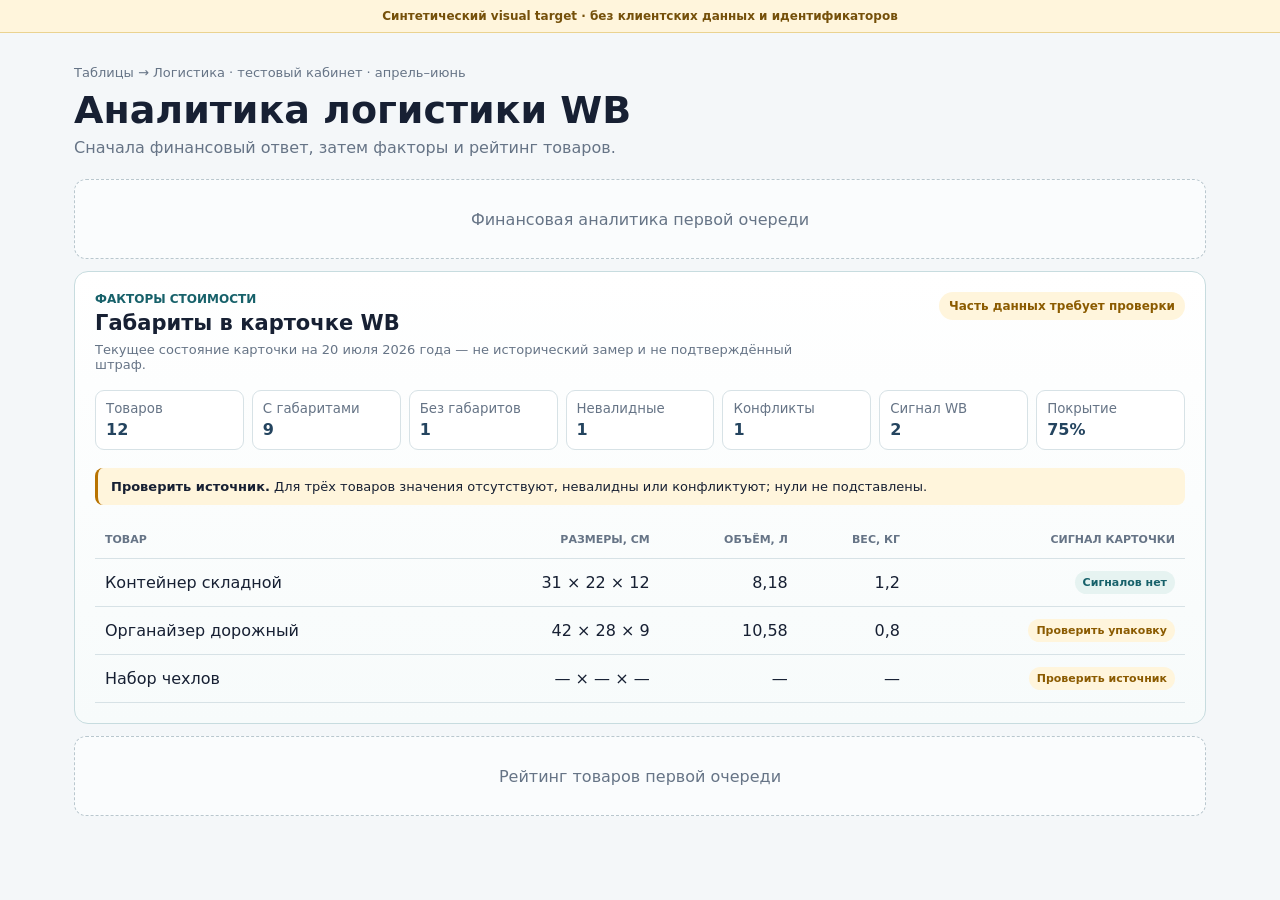
<file: docs/design/wb-logistics-f1-dimensions-target.html>
<!doctype html>
<html lang="ru">
  <head>
    <meta charset="utf-8" />
    <meta name="viewport" content="width=device-width, initial-scale=1" />
    <title>Visual target — F-1 габариты WB</title>
    <style>
      :root {
        color-scheme: light;
        --bg: #f4f7f9;
        --surface: #fff;
        --text: #172033;
        --muted: #667486;
        --line: #d7e2e6;
        --brand: #17616a;
        --brand-bg: #e6f3f1;
        --review: #8b5b00;
        --review-bg: #fff5dc;
      }
      * { box-sizing: border-box; }
      body {
        margin: 0;
        background: var(--bg);
        color: var(--text);
        font-family: Inter, ui-sans-serif, system-ui, -apple-system, "Segoe UI", sans-serif;
      }
      .prototype-note {
        padding: 9px 16px;
        border-bottom: 1px solid #ead391;
        background: var(--review-bg);
        color: #75500a;
        text-align: center;
        font-size: 12px;
        font-weight: 750;
      }
      main { width: min(1180px, 100%); margin: 0 auto; padding: 32px 24px 56px; }
      .context { color: var(--muted); font-size: 13px; }
      h1 { margin: 8px 0 6px; font-size: clamp(26px, 4vw, 38px); }
      .lead { margin: 0 0 22px; color: var(--muted); }
      .placeholder {
        height: 80px;
        margin: 12px 0;
        border: 1px dashed #b9c7ce;
        border-radius: 12px;
        display: grid;
        place-items: center;
        color: var(--muted);
        background: #fafcfd;
      }
      .panel {
        padding: 20px;
        border: 1px solid #c7dcdf;
        border-radius: 14px;
        background: linear-gradient(180deg, #fff 0%, #f7fbfb 100%);
      }
      .heading { display: flex; align-items: start; justify-content: space-between; gap: 20px; }
      .eyebrow { margin: 0 0 5px; color: var(--brand); font-size: 12px; font-weight: 850; text-transform: uppercase; }
      h2 { margin: 0; font-size: 21px; }
      .note { max-width: 720px; margin: 7px 0 0; color: var(--muted); font-size: 13px; }
      .status { padding: 7px 10px; border-radius: 999px; background: var(--review-bg); color: var(--review); font-size: 12px; font-weight: 800; white-space: nowrap; }
      .coverage { display: grid; grid-template-columns: repeat(7, minmax(90px, 1fr)); gap: 8px; margin: 18px 0; }
      .coverage div { padding: 10px; border: 1px solid var(--line); border-radius: 9px; background: #fff; }
      .coverage small { display: block; color: var(--muted); }
      .coverage strong { display: block; margin-top: 4px; color: #24445f; }
      .recommendation { margin: 0 0 16px; padding: 11px 13px; border-left: 3px solid #b87300; border-radius: 8px; background: var(--review-bg); font-size: 13px; }
      table { width: 100%; border-collapse: collapse; }
      th, td { padding: 12px 10px; border-bottom: 1px solid var(--line); text-align: left; }
      th { color: var(--muted); font-size: 11px; text-transform: uppercase; }
      td:not(:first-child), th:not(:first-child) { text-align: right; }
      .badge { display: inline-block; padding: 5px 8px; border-radius: 999px; background: var(--review-bg); color: var(--review); font-size: 11px; font-weight: 800; }
      .ready { background: var(--brand-bg); color: var(--brand); }
      @media (max-width: 760px) {
        main { padding: 20px 14px 40px; }
        .heading { flex-direction: column; }
        .coverage { grid-template-columns: repeat(2, minmax(0, 1fr)); }
        thead { display: none; }
        table, tbody { display: grid; gap: 10px; }
        tr { display: grid; padding: 8px 12px; border: 1px solid var(--line); border-radius: 10px; background: #fff; }
        td, td:not(:first-child) { display: grid; grid-template-columns: 112px minmax(0, 1fr); gap: 8px; padding: 8px 0; border-bottom: 1px solid #edf2f3; text-align: right; }
        td::before { content: attr(data-label); color: var(--muted); font-size: 11px; font-weight: 750; text-align: left; }
        td:last-child { border-bottom: 0; }
      }
    </style>
  </head>
  <body>
    <div class="prototype-note">Синтетический visual target · без клиентских данных и идентификаторов</div>
    <main>
      <div class="context">Таблицы → Логистика · тестовый кабинет · апрель–июнь</div>
      <h1>Аналитика логистики WB</h1>
      <p class="lead">Сначала финансовый ответ, затем факторы и рейтинг товаров.</p>
      <div class="placeholder">Финансовая аналитика первой очереди</div>
      <section class="panel" aria-labelledby="title">
        <div class="heading">
          <div>
            <p class="eyebrow">Факторы стоимости</p>
            <h2 id="title">Габариты в карточке WB</h2>
            <p class="note">Текущее состояние карточки на 20 июля 2026 года — не исторический замер и не подтверждённый штраф.</p>
          </div>
          <span class="status">Часть данных требует проверки</span>
        </div>
        <div class="coverage" aria-label="Покрытие габаритов">
          <div><small>Товаров</small><strong>12</strong></div>
          <div><small>С габаритами</small><strong>9</strong></div>
          <div><small>Без габаритов</small><strong>1</strong></div>
          <div><small>Невалидные</small><strong>1</strong></div>
          <div><small>Конфликты</small><strong>1</strong></div>
          <div><small>Сигнал WB</small><strong>2</strong></div>
          <div><small>Покрытие</small><strong>75%</strong></div>
        </div>
        <p class="recommendation"><strong>Проверить источник.</strong> Для трёх товаров значения отсутствуют, невалидны или конфликтуют; нули не подставлены.</p>
        <table>
          <thead><tr><th>Товар</th><th>Размеры, см</th><th>Объём, л</th><th>Вес, кг</th><th>Сигнал карточки</th></tr></thead>
          <tbody>
            <tr><td data-label="Товар">Контейнер складной</td><td data-label="Размеры, см">31 × 22 × 12</td><td data-label="Объём, л">8,18</td><td data-label="Вес, кг">1,2</td><td data-label="Сигнал карточки"><span class="badge ready">Сигналов нет</span></td></tr>
            <tr><td data-label="Товар">Органайзер дорожный</td><td data-label="Размеры, см">42 × 28 × 9</td><td data-label="Объём, л">10,58</td><td data-label="Вес, кг">0,8</td><td data-label="Сигнал карточки"><span class="badge">Проверить упаковку</span></td></tr>
            <tr><td data-label="Товар">Набор чехлов</td><td data-label="Размеры, см">— × — × —</td><td data-label="Объём, л">—</td><td data-label="Вес, кг">—</td><td data-label="Сигнал карточки"><span class="badge">Проверить источник</span></td></tr>
          </tbody>
        </table>
      </section>
      <div class="placeholder">Рейтинг товаров первой очереди</div>
    </main>
  </body>
</html>
</file>
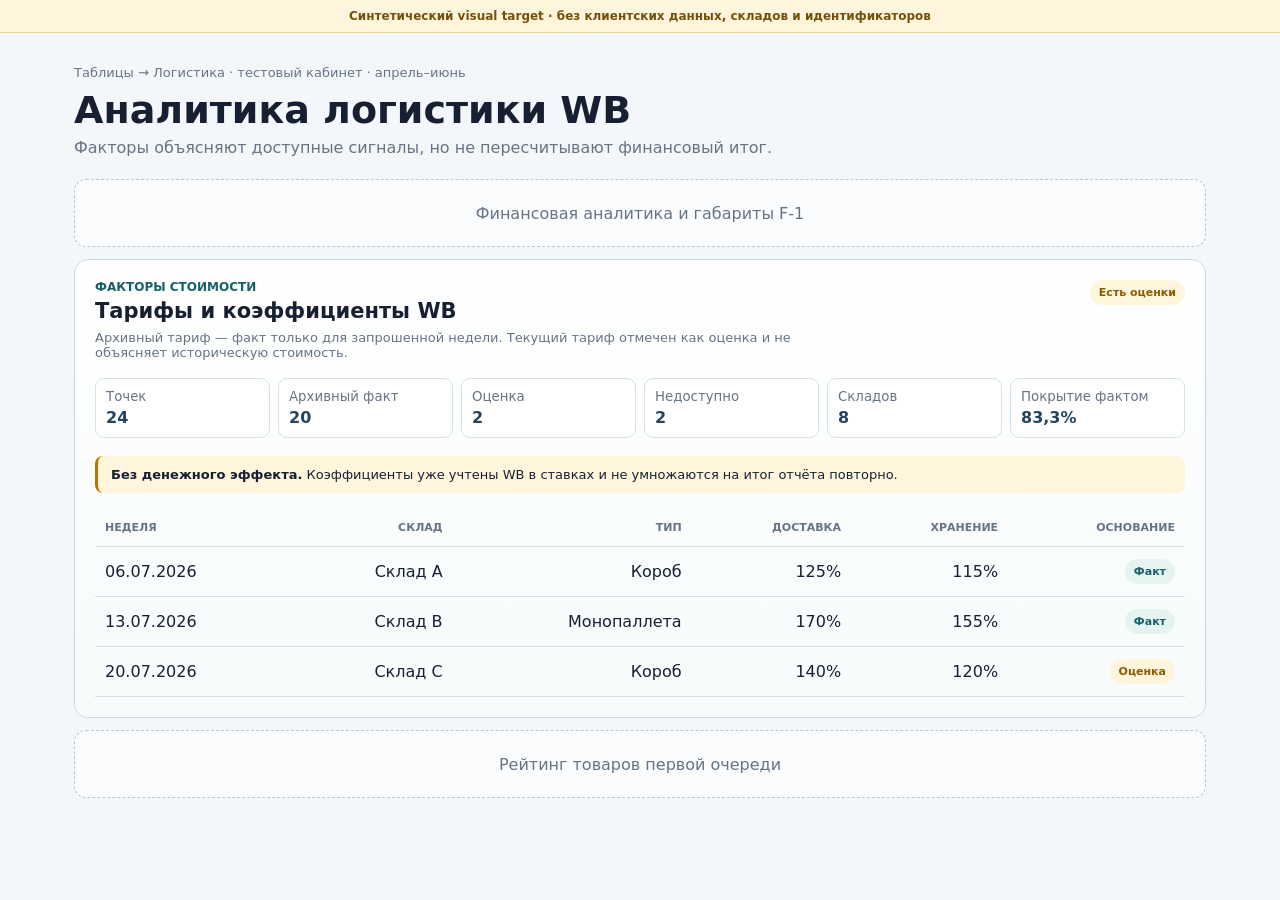
<file: docs/design/wb-logistics-f2-tariffs-target.html>
<!doctype html>
<html lang="ru">
  <head>
    <meta charset="utf-8" />
    <meta name="viewport" content="width=device-width, initial-scale=1" />
    <title>Visual target — F-2 тарифы WB</title>
    <style>
      :root { color-scheme: light; --bg:#f4f7f9; --surface:#fff; --text:#172033; --muted:#667486; --line:#d7e2e6; --brand:#17616a; --brand-bg:#e6f3f1; --review:#8b5b00; --review-bg:#fff5dc; }
      * { box-sizing: border-box; }
      body { margin:0; background:var(--bg); color:var(--text); font-family:Inter,ui-sans-serif,system-ui,-apple-system,"Segoe UI",sans-serif; }
      .prototype-note { padding:9px 16px; border-bottom:1px solid #ead391; background:var(--review-bg); color:#75500a; text-align:center; font-size:12px; font-weight:750; }
      main { width:min(1180px,100%); margin:0 auto; padding:32px 24px 56px; }
      .context,.note { color:var(--muted); font-size:13px; }
      h1 { margin:8px 0 6px; font-size:clamp(26px,4vw,38px); }
      .lead { margin:0 0 22px; color:var(--muted); }
      .placeholder { height:68px; margin:12px 0; border:1px dashed #b9c7ce; border-radius:12px; display:grid; place-items:center; color:var(--muted); background:#fafcfd; }
      .panel { padding:20px; border:1px solid #c7dcdf; border-radius:14px; background:linear-gradient(180deg,#fff 0%,#f7fbfb 100%); }
      .heading { display:flex; align-items:start; justify-content:space-between; gap:20px; }
      .eyebrow { margin:0 0 5px; color:var(--brand); font-size:12px; font-weight:850; text-transform:uppercase; }
      h2 { margin:0; font-size:21px; }
      .note { max-width:760px; margin:7px 0 0; }
      .status,.badge { display:inline-block; padding:6px 9px; border-radius:999px; background:var(--review-bg); color:var(--review); font-size:11px; font-weight:800; white-space:nowrap; }
      .badge.fact { background:var(--brand-bg); color:var(--brand); }
      .coverage { display:grid; grid-template-columns:repeat(6,minmax(105px,1fr)); gap:8px; margin:18px 0; }
      .coverage div { padding:10px; border:1px solid var(--line); border-radius:9px; background:#fff; }
      .coverage small,.coverage strong { display:block; }
      .coverage small { color:var(--muted); }
      .coverage strong { margin-top:4px; color:#24445f; }
      .warning { margin:0 0 16px; padding:11px 13px; border-left:3px solid #b87300; border-radius:8px; background:var(--review-bg); font-size:13px; }
      table { width:100%; border-collapse:collapse; }
      th,td { padding:12px 10px; border-bottom:1px solid var(--line); text-align:left; }
      th { color:var(--muted); font-size:11px; text-transform:uppercase; }
      td:not(:first-child),th:not(:first-child) { text-align:right; }
      @media (max-width:760px) {
        main { padding:20px 14px 40px; }
        .heading { flex-direction:column; }
        .coverage { grid-template-columns:repeat(2,minmax(0,1fr)); }
        thead { display:none; }
        table,tbody { display:grid; gap:10px; }
        tr { display:grid; padding:8px 12px; border:1px solid var(--line); border-radius:10px; background:#fff; }
        td,td:not(:first-child) { display:grid; grid-template-columns:124px minmax(0,1fr); gap:8px; padding:8px 0; border-bottom:1px solid #edf2f3; text-align:right; }
        td::before { content:attr(data-label); color:var(--muted); font-size:11px; font-weight:750; text-align:left; }
        td:last-child { border-bottom:0; }
      }
    </style>
  </head>
  <body>
    <div class="prototype-note">Синтетический visual target · без клиентских данных, складов и идентификаторов</div>
    <main>
      <div class="context">Таблицы → Логистика · тестовый кабинет · апрель–июнь</div>
      <h1>Аналитика логистики WB</h1>
      <p class="lead">Факторы объясняют доступные сигналы, но не пересчитывают финансовый итог.</p>
      <div class="placeholder">Финансовая аналитика и габариты F-1</div>
      <section class="panel" aria-labelledby="tariff-title">
        <div class="heading">
          <div>
            <p class="eyebrow">Факторы стоимости</p>
            <h2 id="tariff-title">Тарифы и коэффициенты WB</h2>
            <p class="note">Архивный тариф — факт только для запрошенной недели. Текущий тариф отмечен как оценка и не объясняет историческую стоимость.</p>
          </div>
          <span class="status">Есть оценки</span>
        </div>
        <div class="coverage" aria-label="Покрытие тарифов">
          <div><small>Точек</small><strong>24</strong></div>
          <div><small>Архивный факт</small><strong>20</strong></div>
          <div><small>Оценка</small><strong>2</strong></div>
          <div><small>Недоступно</small><strong>2</strong></div>
          <div><small>Складов</small><strong>8</strong></div>
          <div><small>Покрытие фактом</small><strong>83,3%</strong></div>
        </div>
        <p class="warning"><strong>Без денежного эффекта.</strong> Коэффициенты уже учтены WB в ставках и не умножаются на итог отчёта повторно.</p>
        <table>
          <thead><tr><th>Неделя</th><th>Склад</th><th>Тип</th><th>Доставка</th><th>Хранение</th><th>Основание</th></tr></thead>
          <tbody>
            <tr><td data-label="Неделя">06.07.2026</td><td data-label="Склад">Склад A</td><td data-label="Тип">Короб</td><td data-label="Доставка">125%</td><td data-label="Хранение">115%</td><td data-label="Основание"><span class="badge fact">Факт</span></td></tr>
            <tr><td data-label="Неделя">13.07.2026</td><td data-label="Склад">Склад B</td><td data-label="Тип">Монопаллета</td><td data-label="Доставка">170%</td><td data-label="Хранение">155%</td><td data-label="Основание"><span class="badge fact">Факт</span></td></tr>
            <tr><td data-label="Неделя">20.07.2026</td><td data-label="Склад">Склад C</td><td data-label="Тип">Короб</td><td data-label="Доставка">140%</td><td data-label="Хранение">120%</td><td data-label="Основание"><span class="badge">Оценка</span></td></tr>
          </tbody>
        </table>
      </section>
      <div class="placeholder">Рейтинг товаров первой очереди</div>
    </main>
  </body>
</html>
</file>
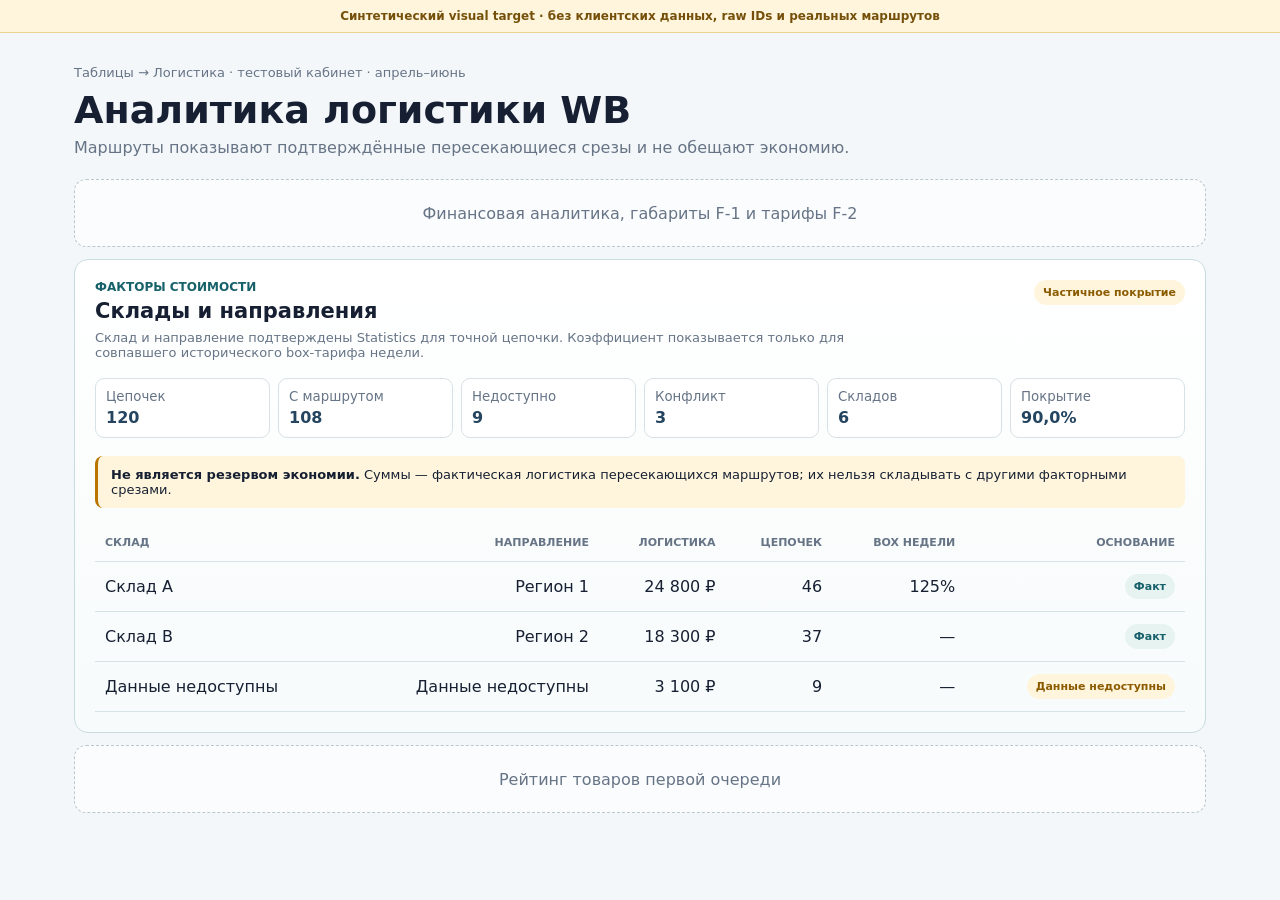
<file: docs/design/wb-logistics-f3-routes-target.html>
<!doctype html>
<html lang="ru">
  <head>
    <meta charset="utf-8" />
    <meta name="viewport" content="width=device-width, initial-scale=1" />
    <title>Visual target — F-3 маршруты WB</title>
    <style>
      :root { color-scheme:light; --bg:#f4f7f9; --surface:#fff; --text:#172033; --muted:#667486; --line:#d7e2e6; --brand:#17616a; --brand-bg:#e6f3f1; --review:#8b5b00; --review-bg:#fff5dc; }
      * { box-sizing:border-box; }
      body { margin:0; background:var(--bg); color:var(--text); font-family:Inter,ui-sans-serif,system-ui,-apple-system,"Segoe UI",sans-serif; }
      .prototype-note { padding:9px 16px; border-bottom:1px solid #ead391; background:var(--review-bg); color:#75500a; text-align:center; font-size:12px; font-weight:750; }
      main { width:min(1180px,100%); margin:0 auto; padding:32px 24px 56px; }
      .context,.note { color:var(--muted); font-size:13px; }
      h1 { margin:8px 0 6px; font-size:clamp(26px,4vw,38px); }
      .lead { margin:0 0 22px; color:var(--muted); }
      .placeholder { height:68px; margin:12px 0; border:1px dashed #b9c7ce; border-radius:12px; display:grid; place-items:center; color:var(--muted); background:#fafcfd; }
      .panel { padding:20px; border:1px solid #c7dcdf; border-radius:14px; background:linear-gradient(180deg,#fff 0%,#f7fbfb 100%); }
      .heading { display:flex; align-items:start; justify-content:space-between; gap:20px; }
      .eyebrow { margin:0 0 5px; color:var(--brand); font-size:12px; font-weight:850; text-transform:uppercase; }
      h2 { margin:0; font-size:21px; }
      .note { max-width:760px; margin:7px 0 0; }
      .status,.badge { display:inline-block; padding:6px 9px; border-radius:999px; background:var(--review-bg); color:var(--review); font-size:11px; font-weight:800; white-space:nowrap; }
      .badge.fact { background:var(--brand-bg); color:var(--brand); }
      .coverage { display:grid; grid-template-columns:repeat(6,minmax(105px,1fr)); gap:8px; margin:18px 0; }
      .coverage div { padding:10px; border:1px solid var(--line); border-radius:9px; background:#fff; }
      .coverage small,.coverage strong { display:block; }
      .coverage small { color:var(--muted); }
      .coverage strong { margin-top:4px; color:#24445f; }
      .warning { margin:0 0 16px; padding:11px 13px; border-left:3px solid #b87300; border-radius:8px; background:var(--review-bg); font-size:13px; }
      table { width:100%; border-collapse:collapse; }
      th,td { padding:12px 10px; border-bottom:1px solid var(--line); text-align:left; }
      th { color:var(--muted); font-size:11px; text-transform:uppercase; }
      td:not(:first-child),th:not(:first-child) { text-align:right; }
      @media (max-width:760px) {
        main { padding:20px 14px 40px; }
        .heading { flex-direction:column; }
        .coverage { grid-template-columns:repeat(2,minmax(0,1fr)); }
        thead { display:none; }
        table,tbody { display:grid; gap:10px; }
        tr { display:grid; padding:8px 12px; border:1px solid var(--line); border-radius:10px; background:#fff; }
        td,td:not(:first-child) { display:grid; grid-template-columns:124px minmax(0,1fr); gap:8px; padding:8px 0; border-bottom:1px solid #edf2f3; text-align:right; }
        td::before { content:attr(data-label); color:var(--muted); font-size:11px; font-weight:750; text-align:left; }
        td:last-child { border-bottom:0; }
      }
    </style>
  </head>
  <body>
    <div class="prototype-note">Синтетический visual target · без клиентских данных, raw IDs и реальных маршрутов</div>
    <main>
      <div class="context">Таблицы → Логистика · тестовый кабинет · апрель–июнь</div>
      <h1>Аналитика логистики WB</h1>
      <p class="lead">Маршруты показывают подтверждённые пересекающиеся срезы и не обещают экономию.</p>
      <div class="placeholder">Финансовая аналитика, габариты F-1 и тарифы F-2</div>
      <section class="panel" aria-labelledby="routes-title">
        <div class="heading">
          <div>
            <p class="eyebrow">Факторы стоимости</p>
            <h2 id="routes-title">Склады и направления</h2>
            <p class="note">Склад и направление подтверждены Statistics для точной цепочки. Коэффициент показывается только для совпавшего исторического box-тарифа недели.</p>
          </div>
          <span class="status">Частичное покрытие</span>
        </div>
        <div class="coverage" aria-label="Покрытие маршрутов">
          <div><small>Цепочек</small><strong>120</strong></div>
          <div><small>С маршрутом</small><strong>108</strong></div>
          <div><small>Недоступно</small><strong>9</strong></div>
          <div><small>Конфликт</small><strong>3</strong></div>
          <div><small>Складов</small><strong>6</strong></div>
          <div><small>Покрытие</small><strong>90,0%</strong></div>
        </div>
        <p class="warning"><strong>Не является резервом экономии.</strong> Суммы — фактическая логистика пересекающихся маршрутов; их нельзя складывать с другими факторными срезами.</p>
        <table>
          <thead><tr><th>Склад</th><th>Направление</th><th>Логистика</th><th>Цепочек</th><th>Box недели</th><th>Основание</th></tr></thead>
          <tbody>
            <tr><td data-label="Склад">Склад A</td><td data-label="Направление">Регион 1</td><td data-label="Логистика">24 800 ₽</td><td data-label="Цепочек">46</td><td data-label="Box недели">125%</td><td data-label="Основание"><span class="badge fact">Факт</span></td></tr>
            <tr><td data-label="Склад">Склад B</td><td data-label="Направление">Регион 2</td><td data-label="Логистика">18 300 ₽</td><td data-label="Цепочек">37</td><td data-label="Box недели">—</td><td data-label="Основание"><span class="badge fact">Факт</span></td></tr>
            <tr><td data-label="Склад">Данные недоступны</td><td data-label="Направление">Данные недоступны</td><td data-label="Логистика">3 100 ₽</td><td data-label="Цепочек">9</td><td data-label="Box недели">—</td><td data-label="Основание"><span class="badge">Данные недоступны</span></td></tr>
          </tbody>
        </table>
      </section>
      <div class="placeholder">Рейтинг товаров первой очереди</div>
    </main>
  </body>
</html>
</file>
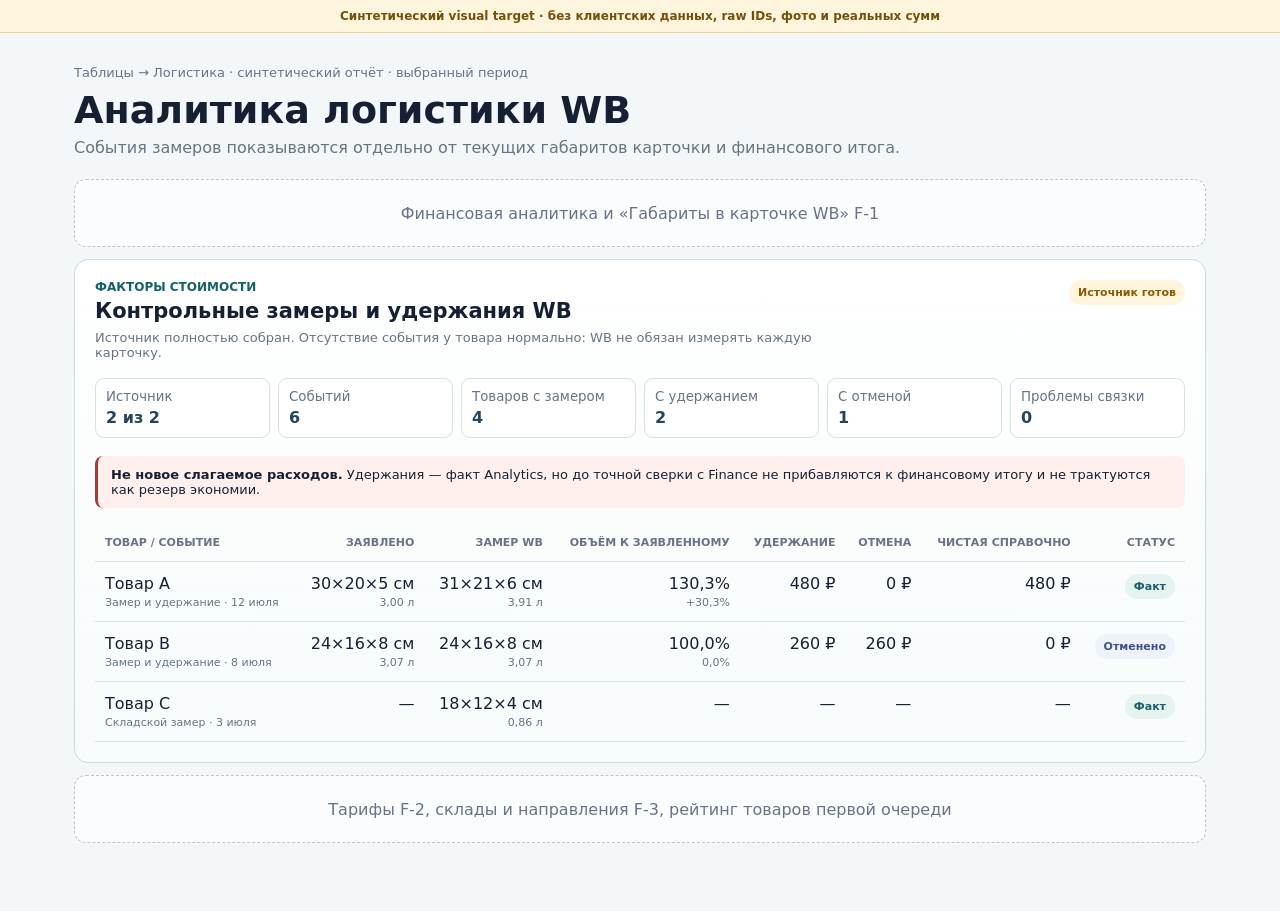
<file: docs/design/wb-logistics-f4-measurements-target.html>
<!doctype html>
<html lang="ru">
  <head>
    <meta charset="utf-8" />
    <meta name="viewport" content="width=device-width, initial-scale=1" />
    <title>Visual target — F-4 замеры и удержания WB</title>
    <style>
      :root { color-scheme:light; --bg:#f4f7f9; --surface:#fff; --text:#172033; --muted:#667486; --line:#d7e2e6; --brand:#17616a; --brand-bg:#e6f3f1; --review:#8b5b00; --review-bg:#fff5dc; --danger:#a23b3b; --danger-bg:#fff0ee; }
      * { box-sizing:border-box; }
      body { margin:0; background:var(--bg); color:var(--text); font-family:Inter,ui-sans-serif,system-ui,-apple-system,"Segoe UI",sans-serif; }
      .prototype-note { padding:9px 16px; border-bottom:1px solid #ead391; background:var(--review-bg); color:#75500a; text-align:center; font-size:12px; font-weight:750; }
      main { width:min(1180px,100%); margin:0 auto; padding:32px 24px 56px; }
      .context,.note { color:var(--muted); font-size:13px; }
      h1 { margin:8px 0 6px; font-size:clamp(26px,4vw,38px); }
      .lead { margin:0 0 22px; color:var(--muted); }
      .placeholder { min-height:68px; margin:12px 0; padding:16px; border:1px dashed #b9c7ce; border-radius:12px; display:grid; place-items:center; color:var(--muted); background:#fafcfd; text-align:center; }
      .panel { padding:20px; border:1px solid #c7dcdf; border-radius:14px; background:linear-gradient(180deg,#fff 0%,#f7fbfb 100%); }
      .heading { display:flex; align-items:start; justify-content:space-between; gap:20px; }
      .eyebrow { margin:0 0 5px; color:var(--brand); font-size:12px; font-weight:850; text-transform:uppercase; }
      h2 { margin:0; font-size:21px; }
      .note { max-width:780px; margin:7px 0 0; }
      .status,.badge { display:inline-block; padding:6px 9px; border-radius:999px; background:var(--review-bg); color:var(--review); font-size:11px; font-weight:800; white-space:nowrap; }
      .badge.fact { background:var(--brand-bg); color:var(--brand); }
      .badge.reversed { background:#eef2fb; color:#3c5485; }
      .coverage { display:grid; grid-template-columns:repeat(6,minmax(105px,1fr)); gap:8px; margin:18px 0; }
      .coverage div { padding:10px; border:1px solid var(--line); border-radius:9px; background:#fff; }
      .coverage small,.coverage strong { display:block; }
      .coverage small { color:var(--muted); }
      .coverage strong { margin-top:4px; color:#24445f; }
      .warning { margin:0 0 16px; padding:11px 13px; border-left:3px solid var(--danger); border-radius:8px; background:var(--danger-bg); font-size:13px; }
      .table-wrap { overflow-x:auto; }
      table { width:100%; min-width:920px; border-collapse:collapse; }
      th,td { padding:12px 10px; border-bottom:1px solid var(--line); text-align:left; vertical-align:top; }
      th { color:var(--muted); font-size:11px; text-transform:uppercase; }
      td:not(:first-child),th:not(:first-child) { text-align:right; }
      .sub { display:block; margin-top:3px; color:var(--muted); font-size:11px; }
      @media (max-width:760px) {
        main { padding:20px 14px 40px; }
        .heading { flex-direction:column; }
        .coverage { grid-template-columns:repeat(2,minmax(0,1fr)); }
        .table-wrap { overflow:visible; }
        table { min-width:0; }
        thead { display:none; }
        table,tbody { display:grid; gap:10px; }
        tr { display:grid; padding:8px 12px; border:1px solid var(--line); border-radius:10px; background:#fff; }
        td,td:not(:first-child) { display:grid; grid-template-columns:132px minmax(0,1fr); gap:8px; padding:8px 0; border-bottom:1px solid #edf2f3; text-align:right; overflow-wrap:anywhere; }
        td::before { content:attr(data-label); color:var(--muted); font-size:11px; font-weight:750; text-align:left; }
        td:last-child { border-bottom:0; }
      }
    </style>
  </head>
  <body>
    <div class="prototype-note">Синтетический visual target · без клиентских данных, raw IDs, фото и реальных сумм</div>
    <main>
      <div class="context">Таблицы → Логистика · синтетический отчёт · выбранный период</div>
      <h1>Аналитика логистики WB</h1>
      <p class="lead">События замеров показываются отдельно от текущих габаритов карточки и финансового итога.</p>
      <div class="placeholder">Финансовая аналитика и «Габариты в карточке WB» F-1</div>
      <section class="panel" aria-labelledby="measurements-title">
        <div class="heading">
          <div>
            <p class="eyebrow">Факторы стоимости</p>
            <h2 id="measurements-title">Контрольные замеры и удержания WB</h2>
            <p class="note">Источник полностью собран. Отсутствие события у товара нормально: WB не обязан измерять каждую карточку.</p>
          </div>
          <span class="status">Источник готов</span>
        </div>
        <div class="coverage" aria-label="Покрытие событий замеров">
          <div><small>Источник</small><strong>2 из 2</strong></div>
          <div><small>Событий</small><strong>6</strong></div>
          <div><small>Товаров с замером</small><strong>4</strong></div>
          <div><small>С удержанием</small><strong>2</strong></div>
          <div><small>С отменой</small><strong>1</strong></div>
          <div><small>Проблемы связки</small><strong>0</strong></div>
        </div>
        <p class="warning"><strong>Не новое слагаемое расходов.</strong> Удержания — факт Analytics, но до точной сверки с Finance не прибавляются к финансовому итогу и не трактуются как резерв экономии.</p>
        <div class="table-wrap">
          <table>
            <thead><tr><th>Товар / событие</th><th>Заявлено</th><th>Замер WB</th><th>Объём к заявленному</th><th>Удержание</th><th>Отмена</th><th>Чистая справочно</th><th>Статус</th></tr></thead>
            <tbody>
              <tr><td data-label="Товар / событие">Товар A<span class="sub">Замер и удержание · 12 июля</span></td><td data-label="Заявлено">30×20×5 см<span class="sub">3,00 л</span></td><td data-label="Замер WB">31×21×6 см<span class="sub">3,91 л</span></td><td data-label="Объём к заявленному">130,3%<span class="sub">+30,3%</span></td><td data-label="Удержание">480 ₽</td><td data-label="Отмена">0 ₽</td><td data-label="Чистая справочно">480 ₽</td><td data-label="Статус"><span class="badge fact">Факт</span></td></tr>
              <tr><td data-label="Товар / событие">Товар B<span class="sub">Замер и удержание · 8 июля</span></td><td data-label="Заявлено">24×16×8 см<span class="sub">3,07 л</span></td><td data-label="Замер WB">24×16×8 см<span class="sub">3,07 л</span></td><td data-label="Объём к заявленному">100,0%<span class="sub">0,0%</span></td><td data-label="Удержание">260 ₽</td><td data-label="Отмена">260 ₽</td><td data-label="Чистая справочно">0 ₽</td><td data-label="Статус"><span class="badge reversed">Отменено</span></td></tr>
              <tr><td data-label="Товар / событие">Товар C<span class="sub">Складской замер · 3 июля</span></td><td data-label="Заявлено">—</td><td data-label="Замер WB">18×12×4 см<span class="sub">0,86 л</span></td><td data-label="Объём к заявленному">—</td><td data-label="Удержание">—</td><td data-label="Отмена">—</td><td data-label="Чистая справочно">—</td><td data-label="Статус"><span class="badge fact">Факт</span></td></tr>
            </tbody>
          </table>
        </div>
      </section>
      <div class="placeholder">Тарифы F-2, склады и направления F-3, рейтинг товаров первой очереди</div>
    </main>
  </body>
</html>
</file>
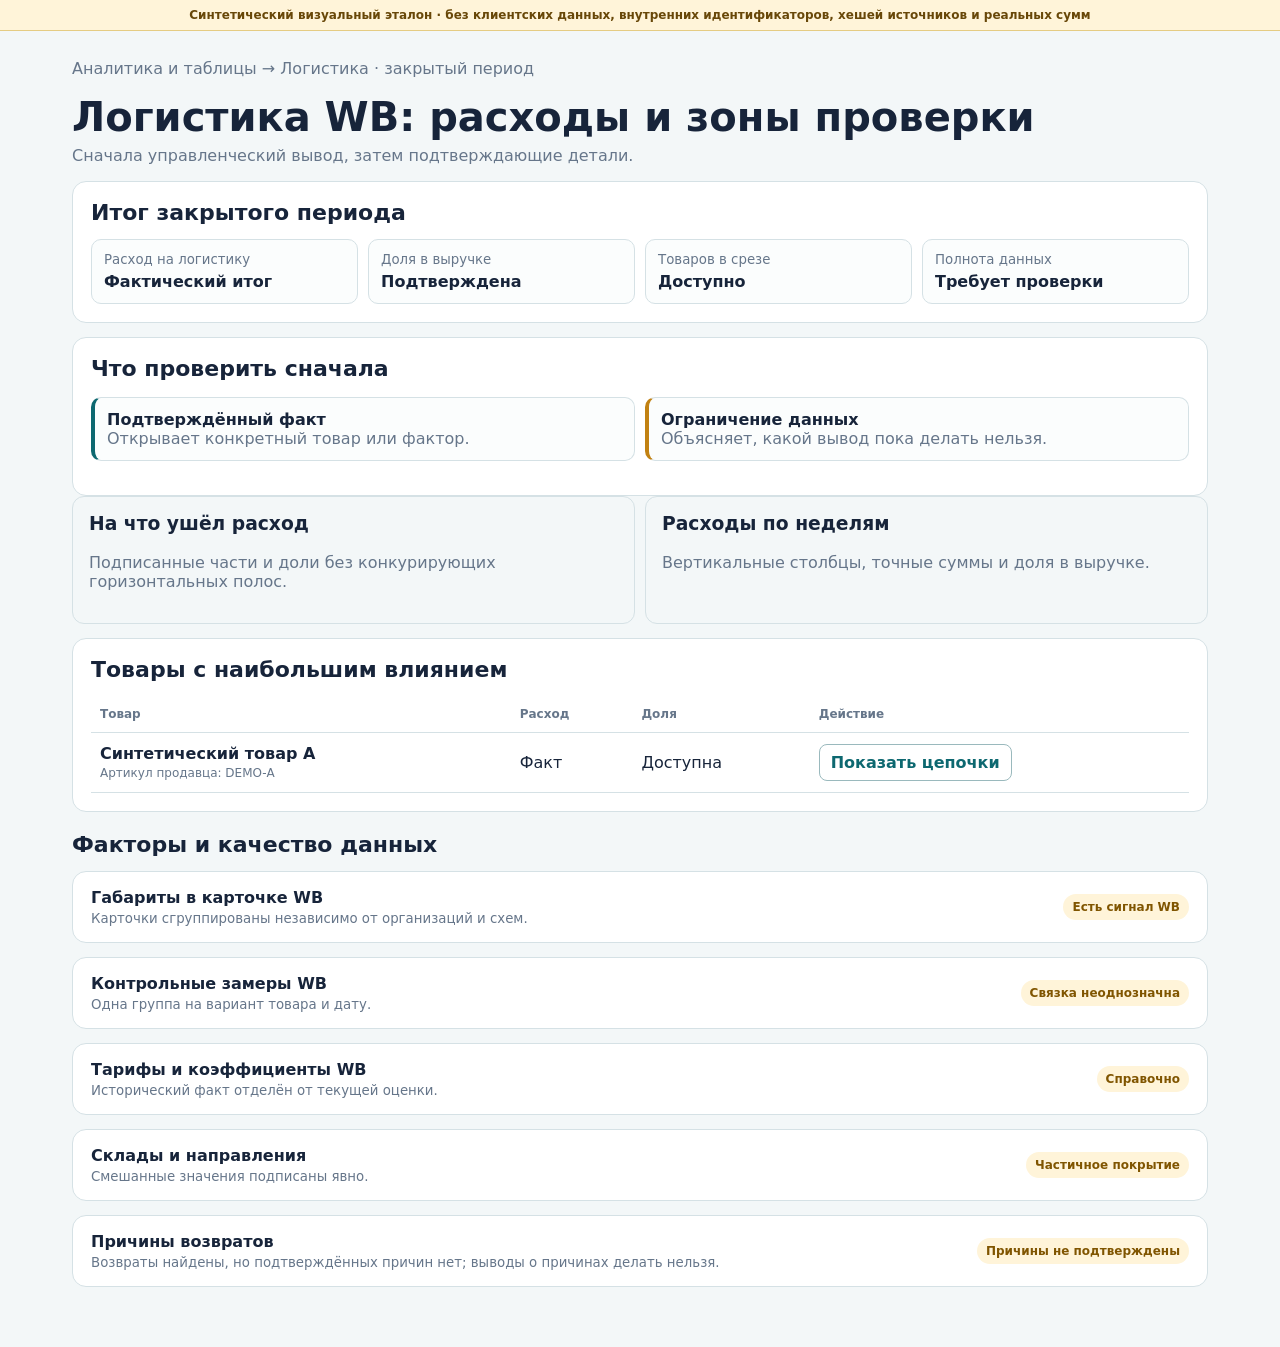
<file: docs/design/wb-logistics-management-target.html>
<!doctype html>
<html lang="ru">
  <head>
    <meta charset="utf-8" />
    <meta name="viewport" content="width=device-width, initial-scale=1" />
    <title>Визуальный эталон — управленческая логистика WB</title>
    <style>
      :root {
        color-scheme: light;
        --bg: #f3f7f8;
        --surface: #ffffff;
        --text: #17243a;
        --muted: #66768a;
        --line: #d5e1e5;
        --brand: #0d6870;
        --brand-bg: #e7f3f2;
        --review: #805500;
        --review-bg: #fff4d9;
      }
      * { box-sizing: border-box; }
      body {
        margin: 0;
        background: var(--bg);
        color: var(--text);
        font-family: Inter, ui-sans-serif, system-ui, -apple-system, "Segoe UI", sans-serif;
      }
      main { width: min(1180px, 100%); margin: 0 auto; padding: 28px 22px 60px; }
      h1, h2, h3, p { margin-top: 0; }
      h1 { margin-bottom: 6px; font-size: clamp(28px, 4vw, 40px); }
      h2 { margin-bottom: 14px; font-size: 22px; }
      .muted { color: var(--muted); }
      .prototype {
        padding: 8px 16px;
        border-bottom: 1px solid #e5cc83;
        background: var(--review-bg);
        color: #684708;
        text-align: center;
        font-size: 12px;
        font-weight: 800;
      }
      .panel, details {
        margin-top: 14px;
        border: 1px solid var(--line);
        border-radius: 14px;
        background: var(--surface);
      }
      .panel { padding: 18px; }
      .kpis, .money, .actions { display: grid; gap: 10px; }
      .kpis { grid-template-columns: repeat(4, minmax(0, 1fr)); }
      .kpis span, .actions li {
        padding: 12px;
        border: 1px solid var(--line);
        border-radius: 10px;
        background: #fbfdfd;
      }
      .kpis small, .kpis strong { display: block; }
      .kpis small { color: var(--muted); }
      .kpis strong { margin-top: 5px; }
      .actions { grid-template-columns: 1fr 1fr; padding: 0; list-style: none; }
      .actions li:first-child { border-left: 4px solid var(--brand); }
      .actions li:last-child { border-left: 4px solid #c18112; }
      .money { grid-template-columns: 1fr 1fr; }
      .money article { padding: 16px; border: 1px solid var(--line); border-radius: 12px; }
      .ranking { width: 100%; border-collapse: collapse; }
      th, td { padding: 11px 9px; border-bottom: 1px solid var(--line); text-align: left; }
      th { color: var(--muted); font-size: 12px; }
      .article { display: block; margin-top: 3px; color: var(--muted); font-size: 12px; }
      .factors { margin-top: 20px; }
      details { overflow: clip; }
      summary {
        display: grid;
        grid-template-columns: minmax(0, 1fr) auto;
        gap: 14px;
        padding: 16px 18px;
        cursor: pointer;
        list-style: none;
      }
      summary::-webkit-details-marker { display: none; }
      summary strong, summary small { display: block; }
      summary small { margin-top: 4px; color: var(--muted); }
      .status {
        align-self: center;
        padding: 6px 9px;
        border-radius: 999px;
        background: var(--review-bg);
        color: var(--review);
        font-size: 12px;
        font-weight: 800;
      }
      .factor-body { padding: 0 18px 18px; }
      .group {
        display: grid;
        grid-template-columns: minmax(220px, 1.4fr) repeat(3, minmax(120px, 0.7fr));
        gap: 10px;
        padding: 12px 0;
        border-top: 1px solid var(--line);
        align-items: center;
      }
      .group > span { min-width: 0; overflow-wrap: anywhere; }
      .limitation {
        margin: 0 0 12px;
        padding: 10px 12px;
        border-left: 3px solid #bd7b0b;
        border-radius: 8px;
        background: var(--review-bg);
      }
      button {
        padding: 8px 11px;
        border: 1px solid #9ab9bd;
        border-radius: 8px;
        background: #fff;
        color: var(--brand);
        font: inherit;
        font-weight: 750;
      }
      @media (max-width: 760px) {
        main { padding: 20px 12px 44px; }
        .kpis, .money, .actions { grid-template-columns: 1fr 1fr; }
        .ranking thead { display: none; }
        .ranking, .ranking tbody { display: grid; gap: 10px; }
        .ranking tr { display: grid; padding: 10px; border: 1px solid var(--line); border-radius: 10px; }
        .ranking td { display: grid; grid-template-columns: 120px minmax(0, 1fr); gap: 8px; }
        .ranking td::before { content: attr(data-label); color: var(--muted); font-size: 12px; }
        .group { grid-template-columns: 1fr; }
        summary { grid-template-columns: 1fr; }
        .status { justify-self: start; }
      }
      @media (max-width: 480px) {
        .kpis, .money, .actions { grid-template-columns: 1fr; }
      }
    </style>
  </head>
  <body>
    <div class="prototype">Синтетический визуальный эталон · без клиентских данных, внутренних идентификаторов, хешей источников и реальных сумм</div>
    <main>
      <p class="muted">Аналитика и таблицы → Логистика · закрытый период</p>
      <h1>Логистика WB: расходы и зоны проверки</h1>
      <p class="muted">Сначала управленческий вывод, затем подтверждающие детали.</p>

      <section class="panel" aria-labelledby="period-title">
        <h2 id="period-title">Итог закрытого периода</h2>
        <div class="kpis">
          <span><small>Расход на логистику</small><strong>Фактический итог</strong></span>
          <span><small>Доля в выручке</small><strong>Подтверждена</strong></span>
          <span><small>Товаров в срезе</small><strong>Доступно</strong></span>
          <span><small>Полнота данных</small><strong>Требует проверки</strong></span>
        </div>
      </section>

      <section class="panel" aria-labelledby="actions-title">
        <h2 id="actions-title">Что проверить сначала</h2>
        <ul class="actions">
          <li><strong>Подтверждённый факт</strong><br /><span class="muted">Открывает конкретный товар или фактор.</span></li>
          <li><strong>Ограничение данных</strong><br /><span class="muted">Объясняет, какой вывод пока делать нельзя.</span></li>
        </ul>
      </section>

      <section class="money" aria-label="Деньги и динамика">
        <article><h3>На что ушёл расход</h3><p class="muted">Подписанные части и доли без конкурирующих горизонтальных полос.</p></article>
        <article><h3>Расходы по неделям</h3><p class="muted">Вертикальные столбцы, точные суммы и доля в выручке.</p></article>
      </section>

      <section class="panel" aria-labelledby="products-title">
        <h2 id="products-title">Товары с наибольшим влиянием</h2>
        <table class="ranking">
          <thead><tr><th>Товар</th><th>Расход</th><th>Доля</th><th>Действие</th></tr></thead>
          <tbody>
            <tr>
              <td data-label="Товар"><strong>Синтетический товар A</strong><span class="article">Артикул продавца: DEMO-A</span></td>
              <td data-label="Расход">Факт</td><td data-label="Доля">Доступна</td><td data-label="Действие"><button type="button">Показать цепочки</button></td>
            </tr>
          </tbody>
        </table>
      </section>

      <section class="factors" aria-labelledby="factors-title">
        <h2 id="factors-title">Факторы и качество данных</h2>
        <details>
          <summary><span><strong>Габариты в карточке WB</strong><small>Карточки сгруппированы независимо от организаций и схем.</small></span><span class="status">Есть сигнал WB</span></summary>
          <div class="factor-body">
            <p class="limitation">Возможное расхождение габаритов. Штраф не подтверждён.</p>
            <div class="group"><span><strong>Синтетический товар B</strong><span class="article">Артикул продавца: DEMO-B</span></span><span>28 × 20 × 6 см</span><span>Используется в 3 срезах</span><button type="button">Показать детали</button></div>
          </div>
        </details>
        <details>
          <summary><span><strong>Контрольные замеры WB</strong><small>Одна группа на вариант товара и дату.</small></span><span class="status">Связка неоднозначна</span></summary>
          <div class="factor-body">
            <p class="limitation">Замер найден; организация или схема не определена однозначно. Заявленные размеры в событии WB не переданы.</p>
            <div class="group"><span><strong>Синтетический товар C</strong><span class="article">Артикул продавца: DEMO-C</span></span><span>Замеров: 2</span><span>Размеры различаются</span><button type="button">Показать события</button></div>
          </div>
        </details>
        <details>
          <summary><span><strong>Тарифы и коэффициенты WB</strong><small>Исторический факт отделён от текущей оценки.</small></span><span class="status">Справочно</span></summary>
        </details>
        <details>
          <summary><span><strong>Склады и направления</strong><small>Смешанные значения подписаны явно.</small></span><span class="status">Частичное покрытие</span></summary>
        </details>
        <details>
          <summary><span><strong>Причины возвратов</strong><small>Возвраты найдены, но подтверждённых причин нет; выводы о причинах делать нельзя.</small></span><span class="status">Причины не подтверждены</span></summary>
        </details>
      </section>
    </main>
  </body>
</html>
</file>
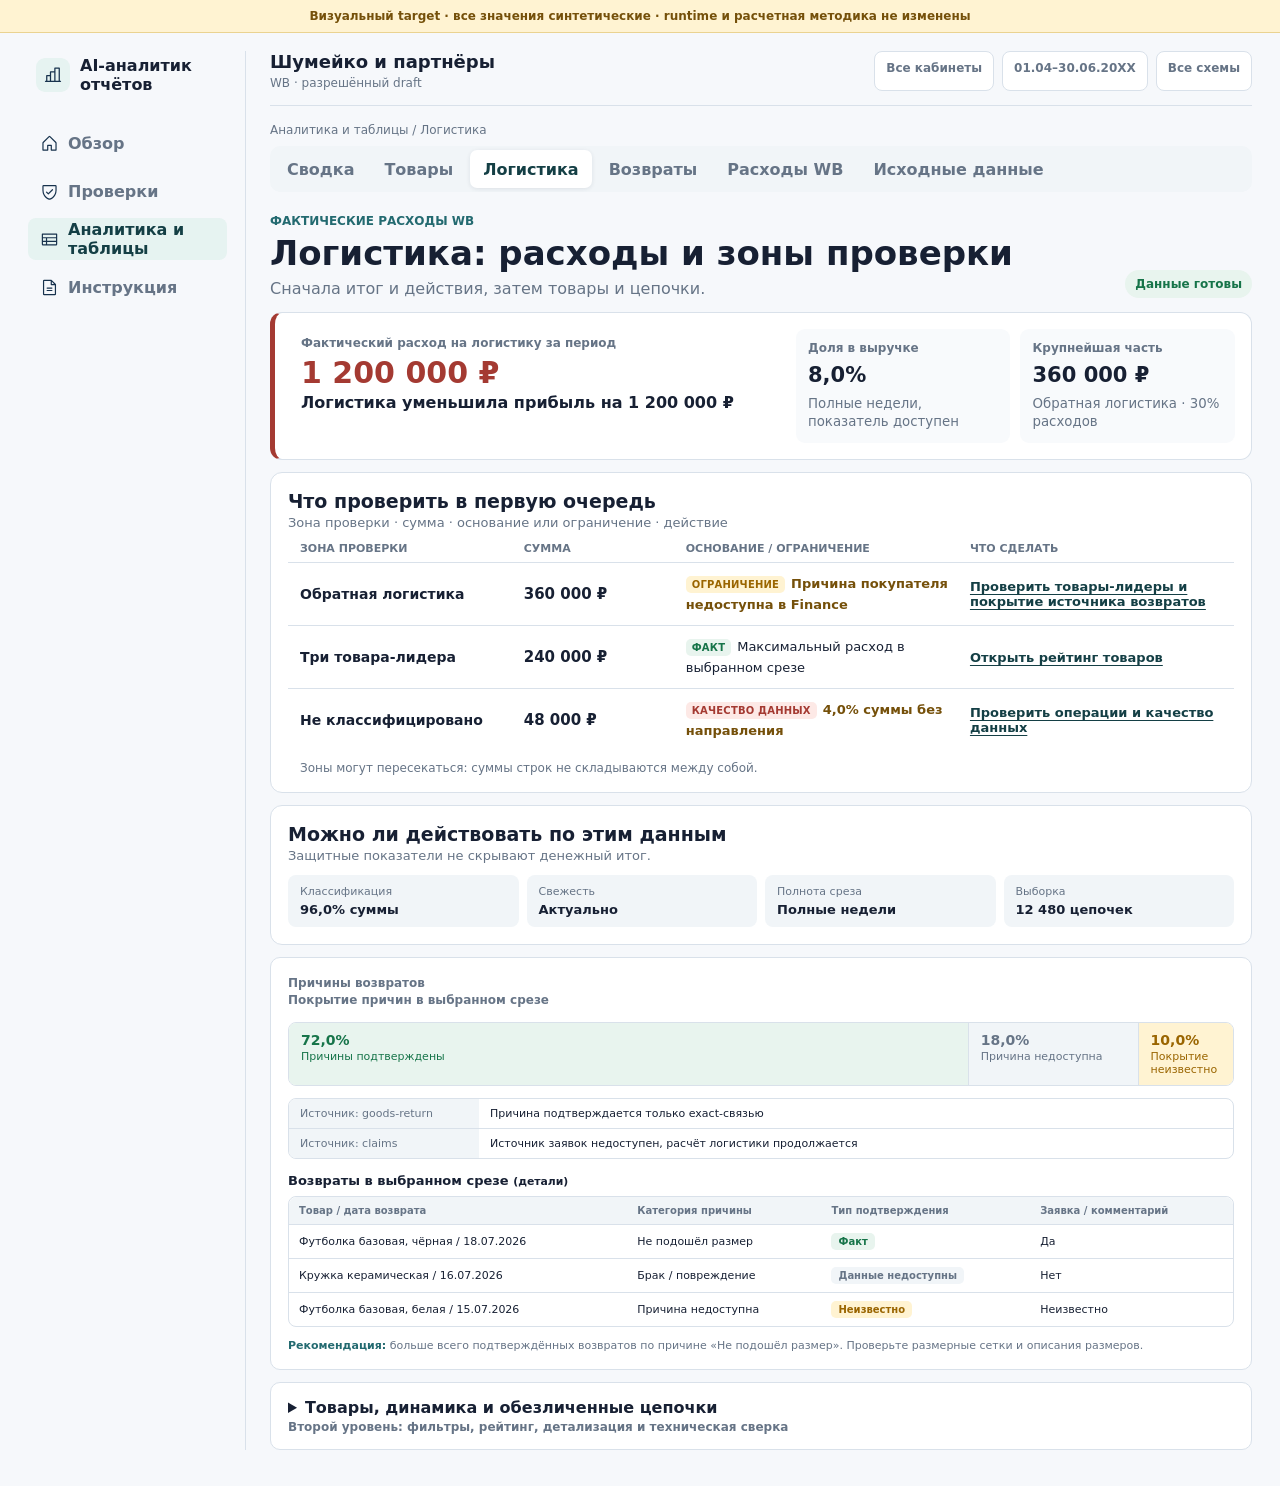
<file: docs/design/wb-logistics-v4-analytics-target.html>
<!doctype html>
<html lang="ru">
  <head>
    <meta charset="utf-8" />
    <meta name="viewport" content="width=device-width, initial-scale=1" />
    <title>Visual target — WB-логистика v4</title>
    <style>
      :root {
        color-scheme: light;
        --background: #f6f8fb;
        --surface: #ffffff;
        --surface-muted: #f1f5f8;
        --text: #172033;
        --muted: #667486;
        --line: #d9e1ea;
        --brand: #236a70;
        --brand-dark: #143f45;
        --brand-bg: #e6f3f1;
        --ready: #167449;
        --ready-bg: #e8f4ee;
        --review: #9a6500;
        --review-bg: #fff3d2;
        --blocked: #a43a32;
        --blocked-bg: #fde9e6;
      }

      * { box-sizing: border-box; }

      body {
        margin: 0;
        background: var(--background);
        color: var(--text);
        font-family: Inter, ui-sans-serif, system-ui, -apple-system, "Segoe UI", sans-serif;
      }

      a { color: inherit; }
      a:focus-visible, summary:focus-visible, h1:focus {
        outline: 3px solid color-mix(in srgb, var(--brand), transparent 65%);
        outline-offset: 2px;
      }

      .prototype-note {
        padding: 9px 16px;
        background: var(--review-bg);
        border-bottom: 1px solid #ead391;
        color: #75500a;
        text-align: center;
        font-size: 12px;
        font-weight: 750;
      }

      .shell {
        width: min(1440px, 100%);
        min-height: calc(100vh - 35px);
        margin: 0 auto;
        padding: 18px 28px 36px;
        display: grid;
        grid-template-columns: 218px minmax(0, 1fr);
        gap: 24px;
      }

      aside {
        border-right: 1px solid var(--line);
        padding-right: 18px;
      }

      .brand {
        display: flex;
        align-items: center;
        gap: 10px;
        margin: 5px 8px 28px;
        font-weight: 850;
      }

      .mark {
        display: grid;
        place-items: center;
        width: 34px;
        height: 34px;
        border-radius: 9px;
        background: var(--brand-bg);
      }

      .mark img { width: 20px; height: 20px; }
      .nav { display: grid; gap: 6px; }

      .nav a {
        min-height: 42px;
        border-radius: 8px;
        padding: 0 12px;
        display: flex;
        align-items: center;
        gap: 9px;
        background: transparent;
        color: var(--muted);
        text-align: left;
        text-decoration: none;
        font-weight: 720;
      }

      .nav a.active { background: var(--brand-bg); color: var(--brand-dark); }
      .nav img { width: 19px; height: 19px; flex: 0 0 19px; }
      main { min-width: 0; }

      .context {
        display: flex;
        justify-content: space-between;
        gap: 16px;
        padding-bottom: 14px;
        border-bottom: 1px solid var(--line);
      }

      .context strong { display: block; font-size: 18px; }
      .context span { color: var(--muted); font-size: 12px; }
      .filters { display: flex; gap: 8px; flex-wrap: wrap; justify-content: flex-end; }

      .filter {
        padding: 9px 11px;
        border: 1px solid var(--line);
        border-radius: 8px;
        background: white;
        font-size: 12px;
        font-weight: 700;
      }

      .breadcrumbs { margin: 17px 0 9px; color: var(--muted); font-size: 12px; }

      .scenario-nav {
        display: flex;
        gap: 4px;
        overflow-x: auto;
        padding: 4px;
        background: var(--surface-muted);
        border-radius: 10px;
        scrollbar-gutter: stable;
      }

      .scenario-nav a {
        min-height: 38px;
        border-radius: 7px;
        padding: 0 13px;
        display: inline-flex;
        align-items: center;
        background: transparent;
        color: var(--muted);
        white-space: nowrap;
        text-decoration: none;
        font-weight: 750;
      }

      .scenario-nav a.active {
        background: white;
        color: var(--brand-dark);
        box-shadow: 0 1px 4px #17203318;
      }

      .heading {
        display: flex;
        justify-content: space-between;
        gap: 18px;
        align-items: end;
        margin: 22px 0 14px;
      }

      .eyebrow {
        margin: 0 0 6px;
        color: var(--brand);
        font-size: 12px;
        font-weight: 800;
        text-transform: uppercase;
      }

      h1 { margin: 0; font-size: clamp(24px, 3vw, 34px); line-height: 1.12; }
      .heading p:last-child { margin: 7px 0 0; color: var(--muted); }

      .status {
        padding: 7px 10px;
        border-radius: 999px;
        background: var(--ready-bg);
        color: var(--ready);
        font-size: 12px;
        font-weight: 800;
        white-space: nowrap;
      }

      .answer {
        display: grid;
        grid-template-columns: 1.5fr repeat(2, minmax(150px, .65fr));
        gap: 10px;
        padding: 16px;
        border: 1px solid var(--line);
        border-left: 5px solid var(--blocked);
        border-radius: 12px;
        background: white;
      }

      .answer-primary { padding: 7px 10px; }
      .answer-primary span, .kpi span { display: block; color: var(--muted); font-size: 12px; font-weight: 700; }
      .answer-primary strong { display: block; margin: 5px 0 3px; color: var(--blocked); font-size: 30px; }
      .answer-primary p { margin: 0; font-weight: 760; }
      .kpi { padding: 12px; border-radius: 9px; background: #f8fafc; }
      .kpi strong { display: block; margin-top: 8px; font-size: 21px; }
      .kpi small { display: block; margin-top: 8px; color: var(--muted); line-height: 1.35; }
      .panel { margin-top: 12px; padding: 17px; border: 1px solid var(--line); border-radius: 12px; background: white; }
      .panel-title { display: flex; align-items: end; justify-content: space-between; gap: 12px; margin-bottom: 12px; }
      h2 { margin: 0; font-size: 19px; }
      .panel-title p { margin: 3px 0 0; color: var(--muted); font-size: 13px; }

      .issue-head, .issue {
        display: grid;
        grid-template-columns: 1.05fr 150px 1.35fr 1.25fr;
        gap: 12px;
        align-items: center;
      }

      .issue-head {
        padding: 0 12px 7px;
        color: var(--muted);
        font-size: 11px;
        font-weight: 800;
        text-transform: uppercase;
      }

      .issue { padding: 13px 12px; border-top: 1px solid var(--line); font-size: 13px; }
      .issue-cell { min-width: 0; }
      .issue-name { font-size: 14px; }
      .field-label { display: none; }
      .amount { font-size: 15px; font-weight: 850; white-space: nowrap; }

      .evidence-tag {
        display: inline-block;
        margin: 0 6px 4px 0;
        padding: 3px 6px;
        border-radius: 5px;
        font-size: 10px;
        font-weight: 850;
        text-transform: uppercase;
        letter-spacing: .02em;
      }

      .evidence-tag.fact { background: var(--ready-bg); color: var(--ready); }
      .evidence-tag.limit { background: var(--review-bg); color: var(--review); }
      .evidence-tag.quality { background: var(--blocked-bg); color: var(--blocked); }
      .limitation { color: #75500a; font-weight: 720; }
      .action { color: var(--brand-dark); font-weight: 800; text-decoration-thickness: 1px; text-underline-offset: 3px; }
      .issue-note { margin: 10px 12px 0; color: var(--muted); font-size: 12px; }
      .trust { display: grid; grid-template-columns: repeat(4, 1fr); gap: 8px; }
      .trust div { padding: 10px 12px; border-radius: 8px; background: var(--surface-muted); }
      .trust span { display: block; color: var(--muted); font-size: 11px; }
      .trust strong { display: block; margin-top: 4px; font-size: 13px; }
      details { margin-top: 12px; border: 1px solid var(--line); border-radius: 10px; background: white; }
      summary { padding: 15px 17px; cursor: pointer; font-weight: 800; }
      summary span { display: block; margin-top: 3px; color: var(--muted); font-size: 12px; font-weight: 600; }
      .details-copy { padding: 0 17px 17px; color: var(--muted); }
      .return-reasons summary { display: flex; justify-content: space-between; gap: 12px; }
      .return-reasons-body { padding: 0 17px 17px; }

      .reason-coverage {
        display: grid;
        grid-template-columns: 72fr 18fr 10fr;
        overflow: hidden;
        border: 1px solid var(--line);
        border-radius: 8px;
      }

      .reason-coverage span {
        min-width: 0;
        padding: 9px 12px;
        border-right: 1px solid var(--line);
        font-size: 11px;
      }

      .reason-coverage span:last-child { border-right: 0; }
      .reason-coverage strong { display: block; margin-bottom: 2px; font-size: 14px; }
      .reason-coverage .confirmed { background: var(--ready-bg); color: var(--ready); }
      .reason-coverage .unavailable { background: var(--surface-muted); color: var(--muted); }
      .reason-coverage .unknown { background: var(--review-bg); color: var(--review); }

      .reason-sources {
        display: grid;
        grid-template-columns: 190px minmax(0, 1fr);
        margin-top: 12px;
        border: 1px solid var(--line);
        border-radius: 8px;
        overflow: hidden;
        font-size: 11px;
      }

      .reason-sources span {
        padding: 8px 11px;
        border-bottom: 1px solid var(--line);
      }

      .reason-sources span:nth-last-child(-n + 2) { border-bottom: 0; }
      .reason-sources .source-label { background: var(--surface-muted); color: var(--muted); }
      .return-reasons h3 { margin: 14px 0 8px; font-size: 13px; }
      .reason-table { width: 100%; border-collapse: separate; border-spacing: 0; font-size: 11px; }
      .reason-table th, .reason-table td { padding: 8px 10px; border-bottom: 1px solid var(--line); text-align: left; }
      .reason-table th { background: var(--surface-muted); color: var(--muted); font-size: 10px; }
      .reason-table th:first-child { border-top-left-radius: 8px; }
      .reason-table th:last-child { border-top-right-radius: 8px; }
      .reason-table-wrap { overflow: hidden; border: 1px solid var(--line); border-radius: 8px; }
      .reason-table tr:last-child td { border-bottom: 0; }
      .reason-badge { display: inline-block; padding: 3px 7px; border-radius: 5px; font-size: 10px; font-weight: 800; }
      .reason-badge.fact { background: var(--ready-bg); color: var(--ready); }
      .reason-badge.unavailable { background: var(--surface-muted); color: var(--muted); }
      .reason-badge.unknown { background: var(--review-bg); color: var(--review); }
      .reason-recommendation { margin: 12px 0 0; color: var(--muted); font-size: 11px; }
      .reason-recommendation strong { color: var(--brand); }

      @media (max-width: 900px) {
        .shell { grid-template-columns: 76px minmax(0, 1fr); gap: 14px; padding-inline: 14px; }
        aside { padding-right: 10px; }
        .brand-copy, .nav a span { display: none; }
        .nav a { justify-content: center; padding: 0; }
        .nav img { width: 22px; height: 22px; }
        .answer { grid-template-columns: 1fr 1fr; }
        .answer-primary { grid-column: 1 / -1; }
        .issue-head { display: none; }
        .issue { grid-template-columns: 1fr 130px; }
        .issue-cell:nth-child(n + 3) { grid-column: 1 / -1; }
        .reason-coverage { grid-template-columns: 1fr; }
        .reason-coverage span { border-right: 0; border-bottom: 1px solid var(--line); }
        .reason-coverage span:last-child { border-bottom: 0; }
      }

      @media (max-width: 560px) {
        .prototype-note { text-align: left; }
        .shell { display: block; padding: 10px 12px 28px; }
        aside { border: 0; border-bottom: 1px solid var(--line); padding: 0 0 8px; }
        .brand { margin: 2px 0 8px; }
        .brand-copy { display: inline; }
        .nav { grid-template-columns: repeat(4, 1fr); }

        .nav a {
          min-height: 50px;
          flex-direction: column;
          justify-content: center;
          gap: 2px;
          padding: 4px 2px;
          font-size: 10px;
          text-align: center;
        }

        .nav a span {
          display: block;
          max-width: 100%;
          overflow: hidden;
          white-space: nowrap;
          text-overflow: ellipsis;
        }

        .nav img { width: 19px; height: 19px; }
        .context { margin-top: 10px; display: block; }

        .filters {
          margin-top: 8px;
          justify-content: flex-start;
          flex-wrap: nowrap;
          overflow-x: auto;
          padding-bottom: 5px;
        }

        .filter { flex: 0 0 auto; }
        .scenario-nav { margin-inline: -2px; }
        .heading { align-items: start; }
        .status { display: none; }
        .answer { grid-template-columns: 1fr 1fr; padding: 12px; }
        .answer-primary { grid-column: 1 / -1; }
        .answer-primary strong { font-size: 27px; }
        .kpi { padding: 10px; }
        .kpi strong { font-size: 18px; }
        .kpi small { font-size: 11px; }

        .issue {
          grid-template-columns: 1fr;
          margin-top: 8px;
          padding: 12px;
          border: 1px solid var(--line);
          border-radius: 9px;
        }

        .issue-cell:nth-child(n + 3) { grid-column: auto; }
        .field-label { display: block; margin-bottom: 3px; color: var(--muted); font-size: 10px; font-weight: 850; text-transform: uppercase; }
        .amount { color: var(--blocked); }
        .trust { grid-template-columns: 1fr 1fr; }
        .return-reasons summary { display: block; }
        .return-reasons-body { padding-inline: 12px; }
        .reason-sources { grid-template-columns: 1fr; }
        .reason-sources span { border-bottom: 0; }
        .reason-sources .source-label { border-top: 1px solid var(--line); }
        .reason-sources .source-label:first-child { border-top: 0; }
        .reason-table-wrap { overflow: visible; border: 0; }
        .reason-table, .reason-table tbody { display: block; }
        .reason-table thead { display: none; }
        .reason-table tr { display: grid; gap: 8px; margin-top: 8px; padding: 11px; border: 1px solid var(--line); border-radius: 8px; background: white; }
        .reason-table td { display: grid; grid-template-columns: 112px minmax(0, 1fr); gap: 8px; padding: 0; border: 0; text-align: right; }
        .reason-table td::before { content: attr(data-label); color: var(--muted); font-size: 10px; font-weight: 800; text-align: left; text-transform: uppercase; }
      }
    </style>
  </head>
  <body>
    <div class="prototype-note">Визуальный target · все значения синтетические · runtime и расчетная методика не изменены</div>
    <div class="shell">
      <aside aria-label="Навигация кабинета">
        <div class="brand">
          <span class="mark"><img src="../../src/wb_unit_economics/web/static/icons/chart-bar.svg" alt="" /></span>
          <span class="brand-copy">AI-аналитик<br />отчётов</span>
        </div>
        <nav class="nav">
          <a href="#overview"><img src="../../src/wb_unit_economics/web/static/icons/house.svg" alt="" /><span>Обзор</span></a>
          <a href="#checks"><img src="../../src/wb_unit_economics/web/static/icons/shield-check.svg" alt="" /><span>Проверки</span></a>
          <a class="active" href="#tables/logistics" aria-current="page"><img src="../../src/wb_unit_economics/web/static/icons/table.svg" alt="" /><span>Аналитика и таблицы</span></a>
          <a href="#guide"><img src="../../src/wb_unit_economics/web/static/icons/file-text.svg" alt="" /><span>Инструкция</span></a>
        </nav>
      </aside>
      <main>
        <header class="context">
          <div><strong>Шумейко и партнёры</strong><span>WB · разрешённый draft</span></div>
          <div class="filters" aria-label="Текущий срез">
            <span class="filter">Все кабинеты</span>
            <span class="filter">01.04–30.06.20XX</span><span class="filter">Все схемы</span>
          </div>
        </header>
        <p class="breadcrumbs">Аналитика и таблицы / Логистика</p>
        <nav class="scenario-nav" aria-label="Сценарии аналитики">
          <a href="#tables/summary">Сводка</a><a href="#tables/products">Товары</a><a class="active" href="#tables/logistics" aria-current="page">Логистика</a>
          <a href="#tables/returns">Возвраты</a><a href="#tables/wb-expenses">Расходы WB</a><a href="#tables/source">Исходные данные</a>
        </nav>
        <div class="heading">
          <div><p class="eyebrow">Фактические расходы WB</p><h1 tabindex="-1">Логистика: расходы и зоны проверки</h1><p>Сначала итог и действия, затем товары и цепочки.</p></div>
          <span class="status">Данные готовы</span>
        </div>
        <section class="answer" aria-label="Главный итог">
          <div class="answer-primary"><span>Фактический расход на логистику за период</span><strong>1 200 000 ₽</strong><p>Логистика уменьшила прибыль на 1 200 000 ₽</p></div>
          <div class="kpi"><span>Доля в выручке</span><strong>8,0%</strong><small>Полные недели, показатель доступен</small></div>
          <div class="kpi"><span>Крупнейшая часть</span><strong>360 000 ₽</strong><small>Обратная логистика · 30% расходов</small></div>
        </section>
        <section class="panel" aria-labelledby="issues-title">
          <div class="panel-title"><div><h2 id="issues-title">Что проверить в первую очередь</h2><p>Зона проверки · сумма · основание или ограничение · действие</p></div></div>
          <div class="issue-head" aria-hidden="true"><span>Зона проверки</span><span>Сумма</span><span>Основание / ограничение</span><span>Что сделать</span></div>
          <div role="list">
            <article class="issue" role="listitem"><div class="issue-cell"><span class="field-label">Зона проверки</span><strong class="issue-name">Обратная логистика</strong></div><div class="issue-cell"><span class="field-label">Сумма</span><span class="amount">360 000 ₽</span></div><div class="issue-cell limitation"><span class="field-label">Основание / ограничение</span><span class="evidence-tag limit">Ограничение</span>Причина покупателя недоступна в Finance</div><div class="issue-cell"><span class="field-label">Что сделать</span><a class="action" href="#tables/products">Проверить товары-лидеры и покрытие источника возвратов</a></div></article>
            <article class="issue" role="listitem"><div class="issue-cell"><span class="field-label">Зона проверки</span><strong class="issue-name">Три товара-лидера</strong></div><div class="issue-cell"><span class="field-label">Сумма</span><span class="amount">240 000 ₽</span></div><div class="issue-cell"><span class="field-label">Основание / ограничение</span><span class="evidence-tag fact">Факт</span>Максимальный расход в выбранном срезе</div><div class="issue-cell"><span class="field-label">Что сделать</span><a class="action" href="#tables/products">Открыть рейтинг товаров</a></div></article>
            <article class="issue" role="listitem"><div class="issue-cell"><span class="field-label">Зона проверки</span><strong class="issue-name">Не классифицировано</strong></div><div class="issue-cell"><span class="field-label">Сумма</span><span class="amount">48 000 ₽</span></div><div class="issue-cell limitation"><span class="field-label">Основание / ограничение</span><span class="evidence-tag quality">Качество данных</span>4,0% суммы без направления</div><div class="issue-cell"><span class="field-label">Что сделать</span><a class="action" href="#tables/source">Проверить операции и качество данных</a></div></article>
          </div>
          <p class="issue-note">Зоны могут пересекаться: суммы строк не складываются между собой.</p>
        </section>
        <section class="panel" aria-label="Доверие к выводу">
          <div class="panel-title"><div><h2>Можно ли действовать по этим данным</h2><p>Защитные показатели не скрывают денежный итог.</p></div></div>
          <div class="trust"><div><span>Классификация</span><strong>96,0% суммы</strong></div><div><span>Свежесть</span><strong>Актуально</strong></div><div><span>Полнота среза</span><strong>Полные недели</strong></div><div><span>Выборка</span><strong>12 480 цепочек</strong></div></div>
        </section>
        <details class="return-reasons" open>
          <summary>
            <span><strong>Причины возвратов</strong><span>Покрытие причин в выбранном срезе</span></span>
          </summary>
          <div class="return-reasons-body">
            <div class="reason-coverage" aria-label="Покрытие причин возвратов">
              <span class="confirmed"><strong>72,0%</strong>Причины подтверждены</span>
              <span class="unavailable"><strong>18,0%</strong>Причина недоступна</span>
              <span class="unknown"><strong>10,0%</strong>Покрытие неизвестно</span>
            </div>
            <div class="reason-sources">
              <span class="source-label">Источник: goods-return</span><span>Причина подтверждается только exact-связью</span>
              <span class="source-label">Источник: claims</span><span>Источник заявок недоступен, расчёт логистики продолжается</span>
            </div>
            <h3>Возвраты в выбранном срезе <small class="muted">(детали)</small></h3>
            <div class="reason-table-wrap">
              <table class="reason-table">
                <thead><tr><th>Товар / дата возврата</th><th>Категория причины</th><th>Тип подтверждения</th><th>Заявка / комментарий</th></tr></thead>
                <tbody>
                  <tr><td data-label="Товар / дата">Футболка базовая, чёрная / 18.07.2026</td><td data-label="Категория">Не подошёл размер</td><td data-label="Подтверждение"><span class="reason-badge fact">Факт</span></td><td data-label="Заявка / комментарий">Да</td></tr>
                  <tr><td data-label="Товар / дата">Кружка керамическая / 16.07.2026</td><td data-label="Категория">Брак / повреждение</td><td data-label="Подтверждение"><span class="reason-badge unavailable">Данные недоступны</span></td><td data-label="Заявка / комментарий">Нет</td></tr>
                  <tr><td data-label="Товар / дата">Футболка базовая, белая / 15.07.2026</td><td data-label="Категория">Причина недоступна</td><td data-label="Подтверждение"><span class="reason-badge unknown">Неизвестно</span></td><td data-label="Заявка / комментарий">Неизвестно</td></tr>
                </tbody>
              </table>
            </div>
            <p class="reason-recommendation"><strong>Рекомендация:</strong> больше всего подтверждённых возвратов по причине «Не подошёл размер». Проверьте размерные сетки и описания размеров.</p>
          </div>
        </details>
        <details><summary>Товары, динамика и обезличенные цепочки<span>Второй уровень: фильтры, рейтинг, детализация и техническая сверка</span></summary><div class="details-copy">В runtime здесь используются существующие SQL-пагинация, productRef drill-down и разрешенные роли. Raw payload и внешние идентификаторы не показываются.</div></details>
      </main>
    </div>
  </body>
</html>
</file>
